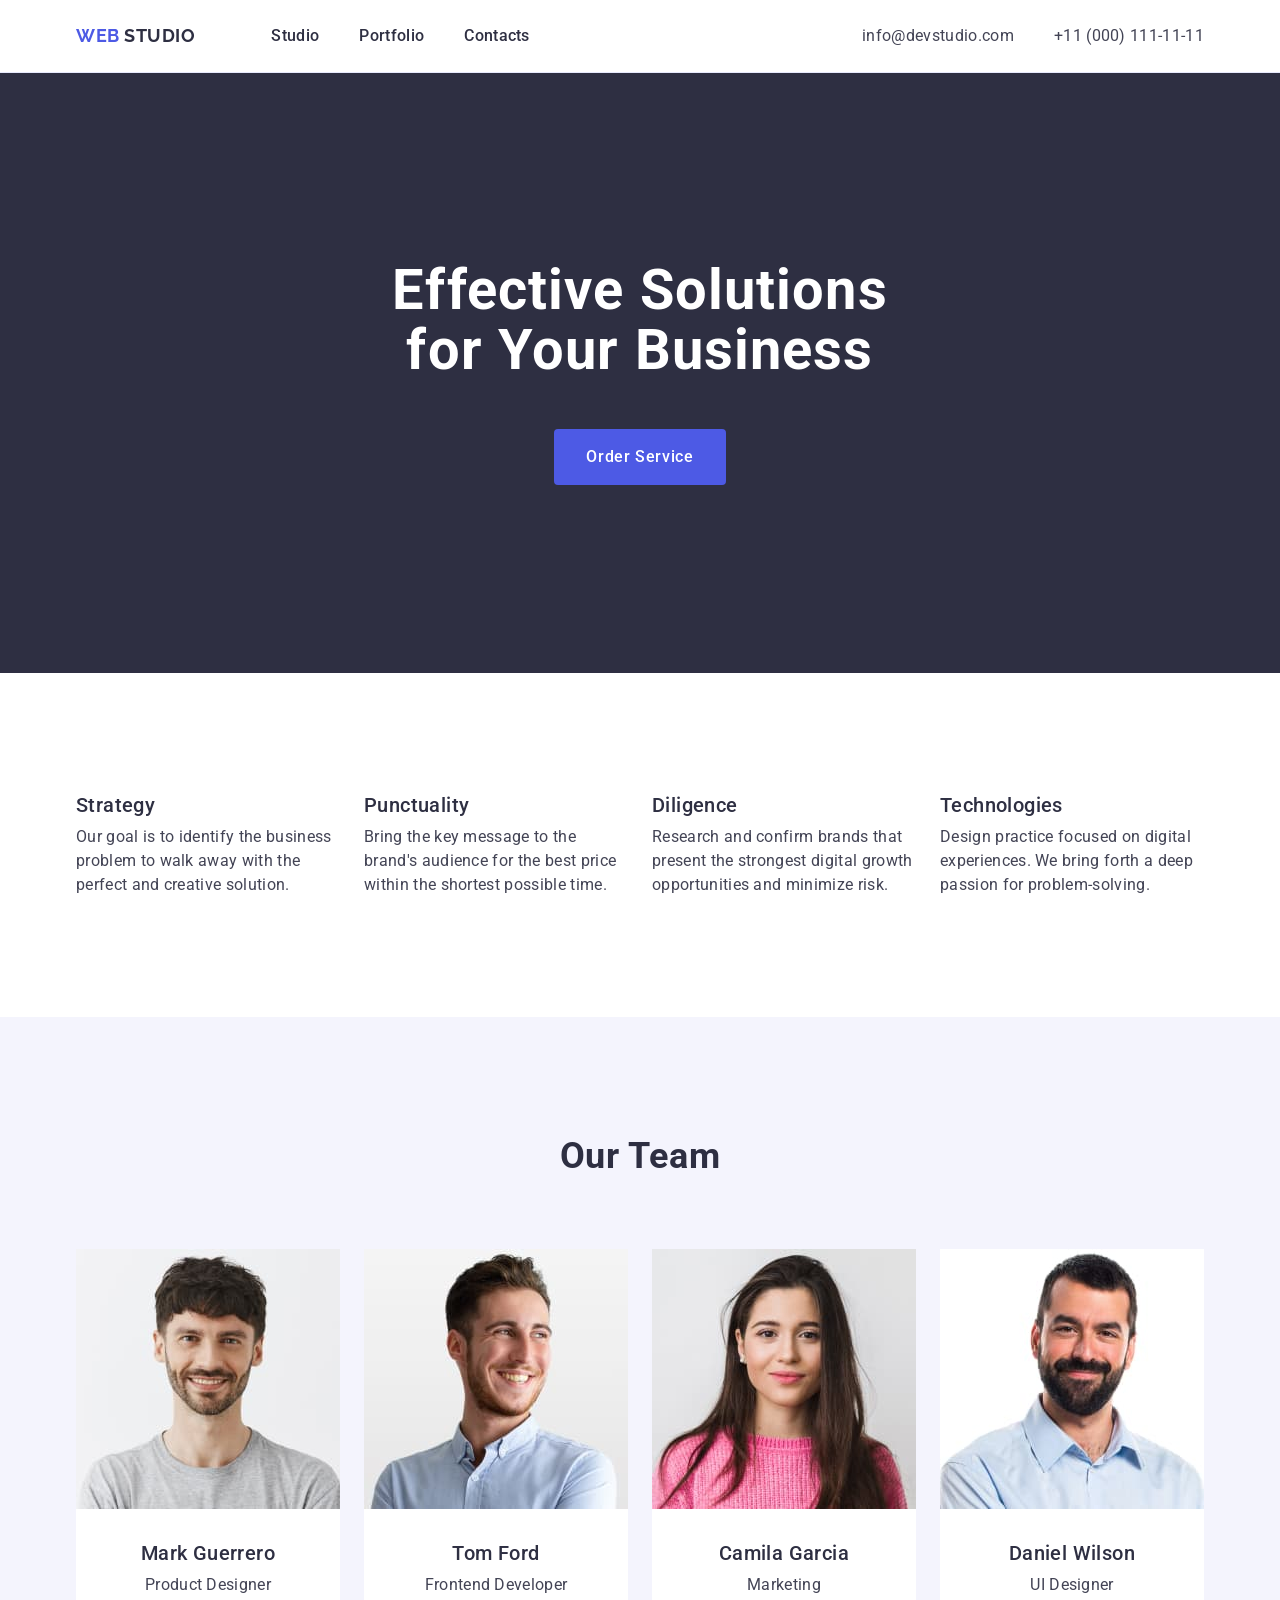
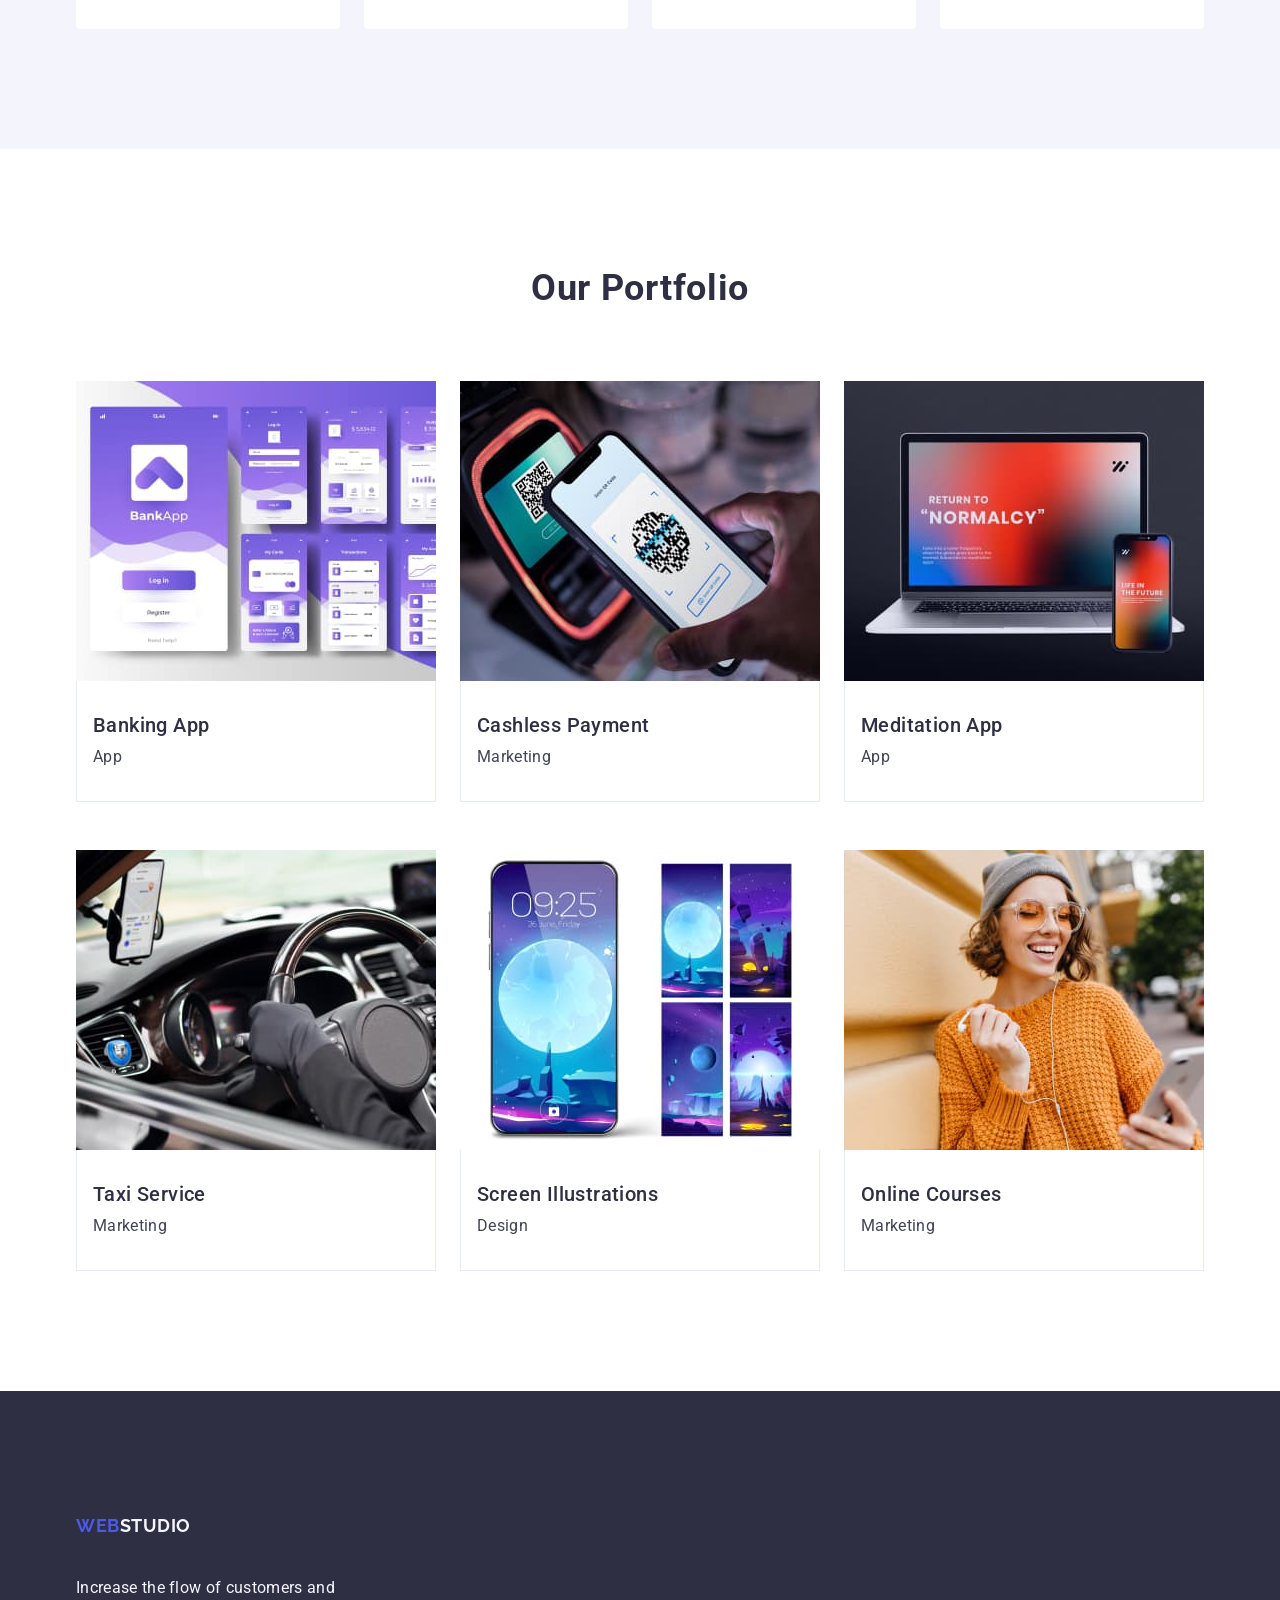
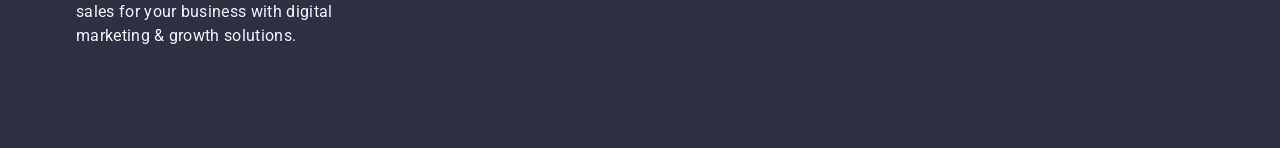
<file: index.html>
<!DOCTYPE html>
<html lang="en">
<head>
    <meta charset="UTF-8">
    <meta name="viewport" content="width=device-width, initial-scale=1.0">
    <title>Web-studio</title>
    <link rel="stylesheet" href="https://cdnjs.cloudflare.com/ajax/libs/modern-normalize/3.0.1/modern-normalize.min.css" integrity="sha512-q6WgHqiHlKyOqslT/lgBgodhd03Wp4BEqKeW6nNtlOY4quzyG3VoQKFrieaCeSnuVseNKRGpGeDU3qPmabCANg==" crossorigin="anonymous" referrerpolicy="no-referrer" />
<link rel="preconnect" href="https://fonts.googleapis.com">
<link rel="preconnect" href="https://fonts.gstatic.com" crossorigin>
<link href="https://fonts.googleapis.com/css2?family=Raleway:wght@700&family=Roboto:wght@400;500;700&display=swap"
    rel="stylesheet">
    <link rel="stylesheet" href="./css/styles.css" />
</head>
<body>
    <div class="page-container">
            <!-- #region ========HEADER===========-->
        <header class="header">
                <div class="container header-flex">
                    <nav class="header-nav">
                        <a class="logo" href="./index.html">web <span class="header-logo">Studio</span></a>
                        <ul class="nav-list">
                            <li class="nav-item">
                                <a class="nav-list-link" href="./index.html">Studio
                                </a>
                            </li>
                            <li class="nav-item">
                                <a class="nav-list-link" href="">Portfolio</a>
                            </li>
                            <li class="nav-item">
                                <a class="nav-list-link" href="">Contacts</a>
                            </li>
                        </ul>
                    </nav>
                    <address class="contacts">
                        <ul class="contacts-list">
                            <li class="contacts-item"><a class="contacts-link" href="mailto:info@devstudio.com"
                                target="_blank">info@devstudio.com</a></li>
                            <li class="contacts-item"><a class="contacts-link" href="tel:+110001111111">+11 (000) 111-11-11</a></li>
                        </ul>
                    </address>
                </div>
        </header>      
            <!-- #endregion header -->
            
            <!-- #region ========MAIN========== -->
        <main>
                    <!-- #region ========HERO=============-->
            <section class="hero">
                            <div class="container">
                            <h1 class="hero-title">Effective Solutions for Your Business</h1>
                            <button class="hero-btn" type="button">Order Service</button>
                            </div>
            </section>
                    <!-- #endregion HERO -->
                
                    <!-- #region ===========FEATURES==========-->
            <section class="features section">
                            <div class="container">
                            <h2 class="title visually-hidden">Features</h2> <!-- Згодом сховаємо в css -->
                            <ul class="features-list">
                                <li class="features-item">
                                    <h3 class="features-item-title">Strategy</h3>
                                    <p class="text">Our goal is to identify the business problem to walk away with the perfect and creative solution.</p>
                                </li>
                                <li class="features-item">
                                <h3 class="features-item-title">Punctuality</h3>
                                <p class="text">Bring the key message to the brand's audience for the best price within the shortest possible time.</p>
                                </li>
                            <li class="features-item">
                            <h3 class="features-item-title">Diligence</h3>
                                <p class="text">Research and confirm brands that present the strongest digital growth opportunities and minimize risk.</p>
                            </li>
                            <li class="features-item">
                                <h3 class="features-item-title">Technologies</h3>
                                <p class="text">Design practice focused on digital experiences. We bring forth a deep passion for problem-solving.</p>
                            </li>
                            </ul>
                            </div>
            </section>
                    <!-- #endregion FEATURES -->
                
                    <!-- #region ===========TEAM=========== -->
            <section class="team section">
                            <div class="container">
                            <h2 class="title">Our Team</h2>
                            <ul class="team-list">
                                <li class="team-item">
                                    <img src="./images/team/mark_guerrero.jpg" alt="Photo of Mark Guerrero" width=264>
                                    <div class="team-item-wrapper"><h3 class="team-item-title">Mark Guerrero</h3>
                                    <p class="team-item-text">Product Designer</p></div>
                                  
                                </li>
                                <li class="team-item">
                                    <img src="./images/team/tom-ford.jpg" alt="Photo of Tom Ford" width=264>
                                    <div class="team-item-wrapper"><h3 class="team-item-title">Tom Ford</h3>
                                    <p class="team-item-text">Frontend Developer</p></div>
                                   
                                </li>
                                <li class="team-item">
                                    <img src="./images/team/camila-garcia.jpg" alt="Photo of Camila Garcia" width=264>
                                    <div class="team-item-wrapper"><h3 class="team-item-title">Camila Garcia</h3>
                                    <p class="team-item-text">Marketing</p></div>
                                    
                                </li>
                                <li class="team-item">
                                    <img src="./images/team/daniel-wilson.jpg" alt="Photo of Daniel Wilson" width=264>
                                    <div class="team-item-wrapper"><h3 class="team-item-title">Daniel Wilson</h3>
                                    <p class="team-item-text">UI Designer</p></div>
                                    
                                </li>
                            </ul>
                            </div>
            </section>
                    <!-- #endregion TEAM -->
                
                    <!-- #region ===========PORTFOLIO======= -->
            <section class="portfolio section">
                        <div class="container">
                        <h2 class="portfolio-title title">Our Portfolio</h2>
                        <ul class="portfolio-list">
                            <li class="portfolio-item">
                                <img src="./images/portfolio/banking-app.jpg" alt="screenshots of banking application" width="360">
                                <div class="portfolio-item-wrapper">
                                    <h3 class="portfolio-item-title">Banking App</h3>
                                    <p class="text">App</p>
                                </div>
                            </li>
                            <li class="portfolio-item">
                                <img src="./images/portfolio/cashless-payment.jpg" alt="Mobile and Terminal" width="360">
                                <div class="portfolio-item-wrapper"><h3 class="portfolio-item-title">Cashless Payment</h3>
                                <p class="text">Marketing</p></div>
                                
                            </li>
                            <li class="portfolio-item">
                                <img src="./images/portfolio/meditation-app.jpg" alt="laptop" width="360">
                                <div class="portfolio-item-wrapper"><h3 class="portfolio-item-title">Meditation App</h3>
                                <p class="text">App</p></div>
                                
                            </li>
                            <li class="portfolio-item">
                                <img src="./images/portfolio/taxi-service.jpg" alt="driver in taxi" width="360">
                                <div class="portfolio-item-wrapper"><h3 class="portfolio-item-title">Taxi Service</h3>
                                <p class="text">Marketing</p></div>
                                
                            </li>
                            <li class="portfolio-item">
                                <img src="./images/portfolio/screen-illustrations.jpg" alt="Mobile creenshoots" width="360">
                                <div class="portfolio-item-wrapper"><h3 class="portfolio-item-title">Screen Illustrations</h3>
                                <p class="text">Design</p></div>
                                
                            </li>
                            <li class="portfolio-item">
                                <img src="./images/portfolio/online-courses.jpg" alt="Happy young girl with mobile and headphones"
                                    width="360">
                                    <div class="portfolio-item-wrapper"><h3 class="portfolio-item-title">Online Courses</h3>
                                    <p class="text">Marketing</p></div>
                                
                            </li>
                        </ul>
                        </div>
            </section>
                    <!-- #endregion PORTFOLIO -->
        </main>
            <!-- #endregion MAIN -->
            
            <!-- #region ========FOOTER============-->
        <footer class="footer">
                    <div class="container">
                    <a class="logo footer-logo-link" href="./index.html">web<span class="footer-logo">Studio</span></a>
                    <p class="text footer-text">Increase the flow of customers and sales for your business with digital marketing &
                        growth solutions.</p>
                    </div>
        </footer>
            <!-- #endregion FOOTER -->
    </div>
</body>
</html>
</file>
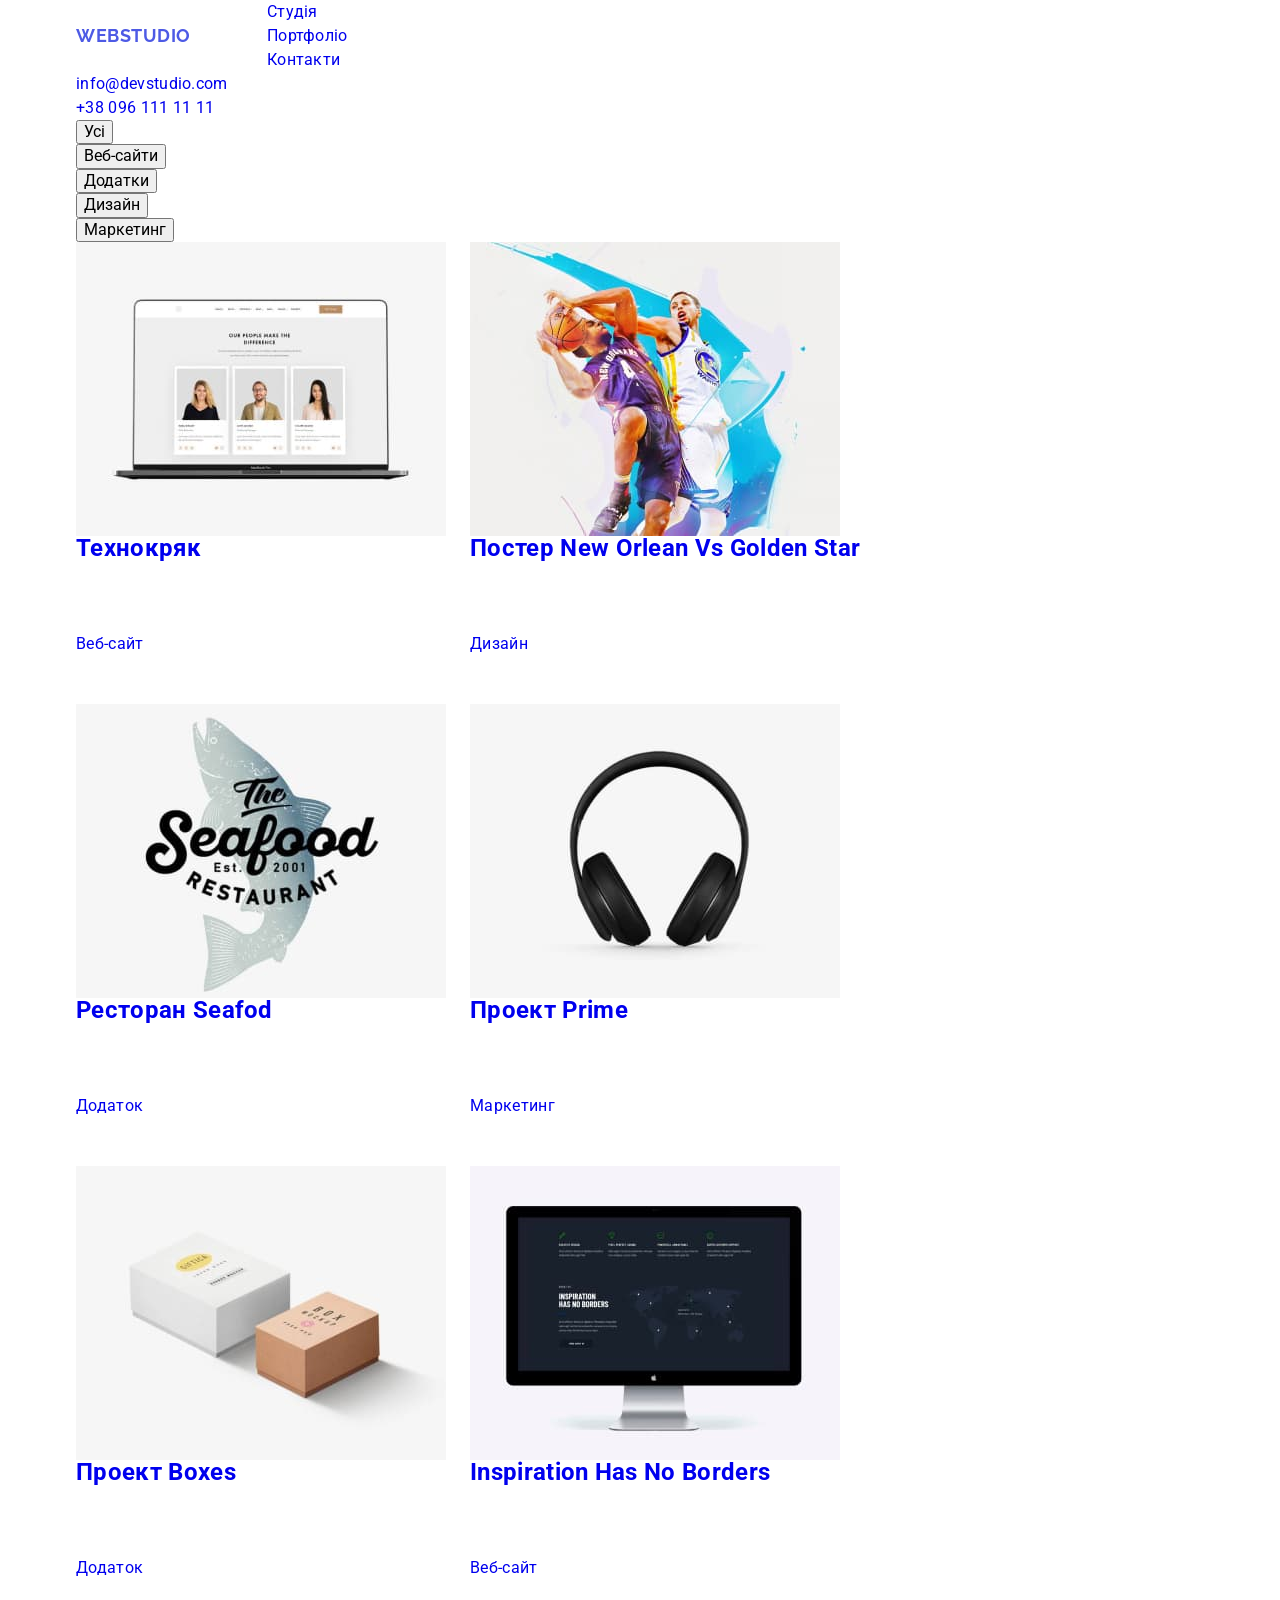
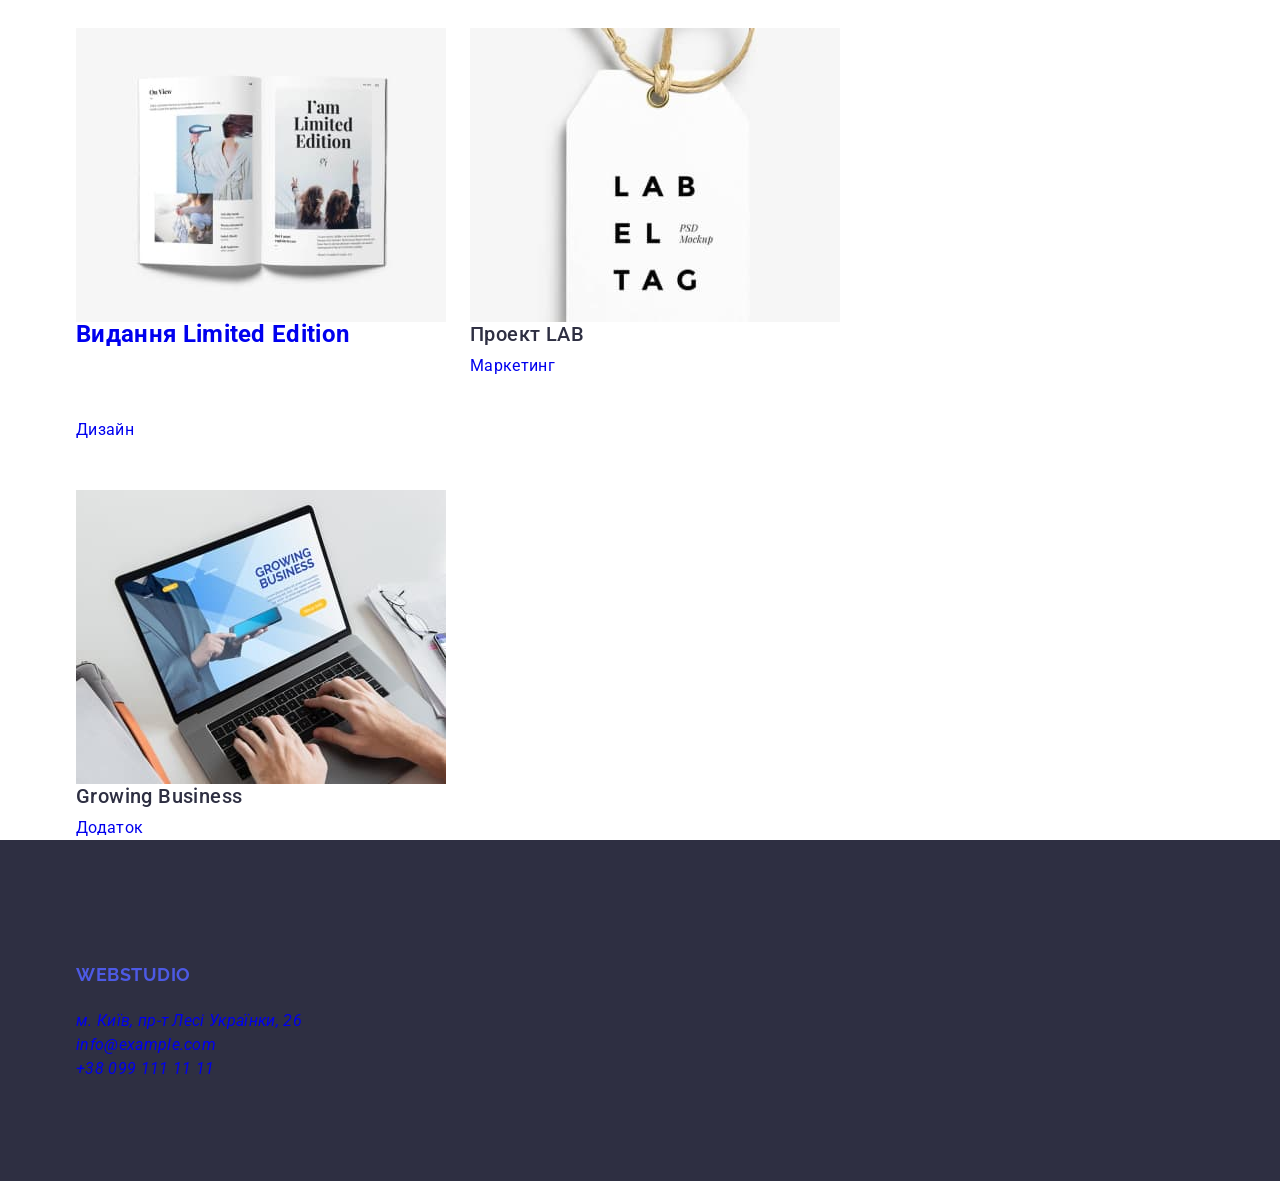
<file: portfolio.html>
<!DOCTYPE html>
<html lang="uk">
  <head>
    <meta charset="UTF-8" />
    <meta name="viewport" content="width=device-width, initial-scale=1.0" />
    <title>Студія</title>
    <link rel="preconnect" href="https://fonts.googleapis.com" />
    <link rel="preconnect" href="https://fonts.gstatic.com" crossorigin />
    <link
      href="https://fonts.googleapis.com/css2?family=Raleway:wght@700&family=Roboto:wght@400;500;700;900&display=swap"
      rel="stylesheet"
    />
    <link
      rel="stylesheet"
      href="https://cdnjs.cloudflare.com/ajax/libs/modern-normalize/1.1.0/modern-normalize.min.css"
      integrity="sha512-wpPYUAdjBVSE4KJnH1VR1HeZfpl1ub8YT/NKx4PuQ5NmX2tKuGu6U/JRp5y+Y8XG2tV+wKQpNHVUX03MfMFn9Q=="
      crossorigin="anonymous"
      referrerpolicy="no-referrer"
    />
    <link rel="stylesheet" href="./css/styles.css" />
  </head>

  <body>
    <header class="page-header">
      <div class="container menu-container">
        <nav class="header-nav">
          <!--logo-->
          <a href="/index.html" class="logo link">
            <span class="logo-firstpart">Web</span
            ><span class="logo-secondpart">Studio</span>
          </a>
          <!--menu-->
          <ul class="site-nav">
            <li class="site-nav-unit">
              <a href="./index.html" class="link current">Студія</a>
            </li>
            <li class="site-nav-unit">
              <a href="./portfolio.html" class="link">Портфоліо</a>
            </li>
            <li class="site-nav-unit"><a href="#" class="link">Контакти</a></li>
          </ul>
        </nav>

        <!--contacts-header-->
        <ul class="auth-nav">
          <li class="item">
            <a href="mailto:info@devstudio.com" class="link"
              >info@devstudio.com</a
            >
          </li>
          <li class="item">
            <a href="tel:+380961111111" class="link">+38 096 111 11 11</a>
          </li>
        </ul>
      </div>
    </header>

    <main>
      <section class="portfolio">
        <div class="container">
          <h1 class="visually-hidden">Портфоліо</h1>

          <!--examples-categories-->
          <ul class="portfolio-buttons-list">
            <li>
              <button type="button" class="button secondary link">Усі</button>
            </li>
            <li>
              <button type="button" class="button secondary link">
                Веб-сайти
              </button>
            </li>
            <li>
              <button type="button" class="button secondary link">
                Додатки
              </button>
            </li>
            <li>
              <button type="button" class="button secondary link">
                Дизайн
              </button>
            </li>
            <li>
              <button type="button" class="button secondary link">
                Маркетинг
              </button>
            </li>
          </ul>
          <!--Portfolio-->
          <ul class="portfolio-list list">
            <li class="portfolio-item">
              <a href="#" target="_blank" rel="noopener noreferrer" class="link"
                ><img
                  src="./images/portfolio-img-example-01.jpg"
                  alt="Відкритий ноутбук з зображенням головної сторінки сайту"
                  width="370"
                  height="294"
                />
                <div class="portfolio-item-info">
                  <h2 class="portfolio-item-title">Технокряк</h2>
                  <p>Веб-сайт</p>
                </div>
              </a>
            </li>
            <li class="portfolio-item">
              <a href="#" target="_blank" rel="noopener noreferrer" class="link"
                ><img
                  src="./images/portfolio-img-example-02.jpg"
                  alt="Активна гра в баскетбол"
                  width="370"
                  height="294"
                />
                <div class="portfolio-item-info">
                  <h2 class="portfolio-item-title">
                    Постер New Orlean vs Golden Star
                  </h2>
                  <p>Дизайн</p>
                </div>
              </a>
            </li>
            <li class="portfolio-item">
              <a href="#" target="_blank" rel="noopener noreferrer" class="link"
                ><img
                  src="./images/portfolio-img-example-03.jpg"
                  alt="Логотип ресторану-замовника"
                  width="370"
                  height="294"
                />
                <div class="portfolio-item-info">
                  <h2 class="portfolio-item-title">
                    Ресторан <span lang="en">Seafod</span>
                  </h2>
                  <p>Додаток</p>
                </div></a
              >
            </li>
            <li class="portfolio-item">
              <a href="#" target="_blank" rel="noopener noreferrer" class="link"
                ><img
                  src="./images/portfolio-img-example-04.jpg"
                  alt="Професійні навушники"
                  width="370"
                  height="294"
                />
                <div class="portfolio-item-info">
                  <h2 class="portfolio-item-title">
                    Проект <span lang="en">Prime</span>
                  </h2>
                  <p>Маркетинг</p>
                </div></a
              >
            </li>
            <li class="portfolio-item">
              <a href="#" target="_blank" rel="noopener noreferrer" class="link"
                ><img
                  src="./images/portfolio-img-example-05.jpg"
                  alt="Дві упаковочні коробки"
                  width="370"
                  height="294"
                />
                <div class="portfolio-item-info">
                  <h2 class="portfolio-item-title">
                    Проект <span lang="en">Boxes</span>
                  </h2>
                  <p>Додаток</p>
                </div></a
              >
            </li>
            <li class="portfolio-item">
              <a href="#" target="_blank" rel="noopener noreferrer" class="link"
                ><img
                  src="./images/portfolio-img-example-06.jpg"
                  alt="Екран монітора комп'ютера із зображенням головної сторінки зробленого студією сайта"
                  width="370"
                  height="294"
                />
                <div class="portfolio-item-info">
                  <h2 lang="en" class="portfolio-item-title">
                    Inspiration has no Borders
                  </h2>
                  <p>Веб-сайт</p>
                </div></a
              >
            </li>
            <li class="portfolio-item">
              <a href="#" target="_blank" rel="noopener noreferrer" class="link"
                ><img
                  src="./images/portfolio-img-example-07.jpg"
                  alt="Розгортка модного журналу"
                  width="370"
                  height="294"
                />
                <div class="portfolio-item-info">
                  <h2 class="portfolio-item-title">
                    Видання <span lang="en">Limited Edition</span>
                  </h2>
                  <p>Дизайн</p>
                </div>
              </a>
            </li>
            <li class="portfolio-item">
              <a href="#" target="_blank" rel="noopener noreferrer" class="link"
                ><img
                  src="./images/portfolio-img-example-08.jpg"
                  alt="Бірка з назвою проекта замовника"
                  width="370"
                  height="294"
                />
                <div class="portfolio-item-info">
                  <h3 class="portfolio-item-title">
                    Проект <span lang="en">LAB</span>
                  </h3>
                  <p>Маркетинг</p>
                </div></a
              >
            </li>
            <li class="portfolio-item">
              <a href="#" target="_blank" rel="noopener noreferrer" class="link"
                ><img
                  src="./images/portfolio-img-example-09.jpg"
                  alt="Клієнт з ноутбука заходить на сайт замовника"
                  width="370"
                  height="294"
                />
                <div class="portfolio-item-info">
                  <h3 class="portfolio-item-title" lang="en">
                    Growing Business
                  </h3>
                  <p>Додаток</p>
                </div></a
              >
            </li>
          </ul>
        </div>
      </section>
    </main>
  </body>

  <footer class="footer">
    <div class="container">
      <a href="/index.html" class="link logo">
        <span class="logo-firstpart">Web</span
        ><span class="logo-white-secondpart">Studio</span>
      </a>
      <address class="address">
        <ul>
          <li class="address-item">
            <a
              href="https://goo.gl/maps/REf4FK5SUBbMHxeN7"
              target="_blank"
              rel="noopener
                nofollow
                noreferrer"
              class="map-link link"
              >м. Київ, пр-т Лесі Українки, 26</a
            >
          </li>
          <li class="address-item">
            <a href="mailto:info@example.com" class="address-link link"
              >info@example.com</a
            >
          </li>
          <li class="address-item">
            <a href="tel:+380991111111" class="address-link link"
              >+38 099 111 11 11</a
            >
          </li>
        </ul>
      </address>
    </div>
  </footer>
</html>
</file>
<file: css/styles.css>
*,
*::before,
*::after {
    box-sizing: border-box;
}

h1,
h2,
h3,
h4,
h5,
h6,
p {
    margin-top: 0;
    margin-bottom: 0;
}

ul,
ol {
    margin-top: 0;
    margin-bottom: 0;
    padding-left: 0;
}

body {
    background-color: #FFFFFF;
    color: #434455;
font-family: "Roboto", sans-serif;
font-weight: 400;
font-size: 16px;
line-height: 24px;
letter-spacing: 0.02em;
}

a {
text-decoration: none;
}

ul,
ol {
    padding-left: 0;
    margin-top: 0;
    margin-bottom: 0;
    list-style-type: none;
}

img {
    display: block;
}

button {
    cursor: pointer;
}

.page-container {
    min-height: 100vh;
    display: flex;
    flex-direction: column;
}

.container {
    max-width: 1158px;
    padding: 0 15px;
    margin: 0 auto;
}

main {
    flex-grow: 1;
}

.title {
    font-weight: 700;
    font-size: 36px;
    line-height: 1.11;
    letter-spacing: 0.02em;
    text-align: center;
    color: #2e2f42;
    text-transform: capitalize;
}

h2 {
    margin-bottom: 72px;
}

h3, 
team-item-title, 
features-item-title,
portfolio-item-title {
font-weight: 500;
    font-size: 20px;
    line-height: 1.2;
    letter-spacing: 0.02em;
    color: #2e2f42;
    text-transform: capitalize;
    margin-bottom: 8px;
}

.text {
    font-weight: 400;
        font-size: 16px;
        line-height: 1.5;
        letter-spacing: 0.02em;
        text-align: center;
        color: #434455;
        text-align: left;
}
/* #region ======HEADER====== */
.header {
    border-bottom: 1px solid #e7e9fc;
}

.header-nav {
    display: flex;
    align-items: center;
}

.header-flex {
    display: flex;
    justify-content: space-between;
}
.logo {
    font-family: "Raleway", sans-serif;
    font-weight: 700;
    font-size: 18px;
    line-height: 1.17;
    letter-spacing: 0.03em;
    text-transform: uppercase;
    color: #4d5ae5;
    display: block;
    padding: 24px 0;
    margin-right: 76px;
}

.header-logo {
    color: #2e2f42;
    /* padding: 24px 76px 24px 0; */
}

.nav-list {
    display: flex;
    gap: 40px;
}

.nav-item {
}

.nav-list-link {
    font-weight: 500;
    font-size: 16px;
    line-height: 1.5;
    letter-spacing: 0.02em;
    color: #2e2f42;
    display: block;
        padding: 24px 0;
}

.nav-list-link:hover,
.nav-list-link:focus {
    color: #404bbf;
}

.contacts {
font-style: normal;
}

.contacts-list {
    display: flex;
    gap: 40px;
    justify-content: flex-end;
    align-items: center;
}

.contacts-item {
    padding: 24px 0;
}

.contacts-link {
    color: #434455;
}

.contacts-link:hover,
.contacts-link:focus {
    color: #404bbf;
}
/* #endregion HEADER */

/* #region =======HERO======= */
.hero {
    background-color: #2e2f42;
    padding-top: 188px;
    padding-bottom: 188px;
}

.hero-title {
    font-weight: 700;
        font-size: 56px;
        line-height: 1.07;
        text-align: center;
        color: #fff;
        letter-spacing: 0.02em;
        margin: 0 auto 48px;
        max-width: 496px;
}

.hero-btn {
    font-family: inherit;
            background-color: #4d5ae5;
            color: #fff;
            font-weight: 500;
            line-height: 1.5;
            font-size: 16px;
            letter-spacing: 0.04em;
            text-transform: capitalize;
            margin: 0 auto;
            padding: 16px 32px;
min-width: 169px;
height: 56px;
display: block;
border: none;
border-radius: 4px;
}

.hero-btn:hover,
.hero-btn:focus {
    background-color: #404BBF;
}
/* #endregion HERO */

.section {
    padding: 120px 0;
}
/* #region ========FEATURES======== */
.features {

}

.visually-hidden {
        position: absolute;
        width: 1px;
        height: 1px;
        margin: -1px;
        border: 0;
        padding: 0;

        white-space: nowrap;
        clip-path: inset(100%);
        clip: rect(0 0 0 0);
        overflow: hidden;
    }

.features-list {
    display: flex;
    gap: 24px;
}

.features-item {
    flex-basis: calc((100% - 72px) / 4);
}
/* #endregion FEATURES */

/* #region ========TEAM======== */
.team {
    background-color: #F4F4FD;

}
.team-list {
    display: flex;
    gap: 24px;
flex-basis: calc((100% - 72) / 4);
}

.team-item {
    background-color: #FFFFFF;
    border-radius: 0px 0px 4px 4px;
}

.team-item-title {
    text-transform: capitalize;
    text-align: center;
}

.team p {
    text-align: center;
}

.team-item-wrapper {
    padding: 32px 0;
}
.portfolio-item-wrapper {
    border: 1px solid #E7E9FC;
    border-top: none;
    padding: 32px 16px;
}
/* #endregion TEAM */

/* #region =====PORTFOLIO======*/
.portfolio {
    
}

.portfolio-title {
font-size: 36px;
line-height: 1.11;
text-align: center;
letter-spacing: 0.02em;
text-transform: capitalize;
color: #2e2f42;
}

.portfolio-item-title {
    text-transform: capitalize;
}

.portfolio-list {display: flex;
    gap: 48px 24px;
    flex-wrap: wrap;}

.portfolio-item {
    flex-basis: calc((100% - 48) / 3);
}
/* #endregion PORTFOLIO */

/* #region ======FOOTER====== */
.footer {
    background-color: #2e2f42;
    padding-top: 100px;
    padding-bottom: 100px;
}

.footer-logo-link {
display: inline-block;
margin-bottom: 16px;
}

.footer-logo {
    color: #f4f4fd;
}

.footer-text {
color: #f4f4fd;
width: 264px;
}
/* #endregion FOOTER*/
</file>
